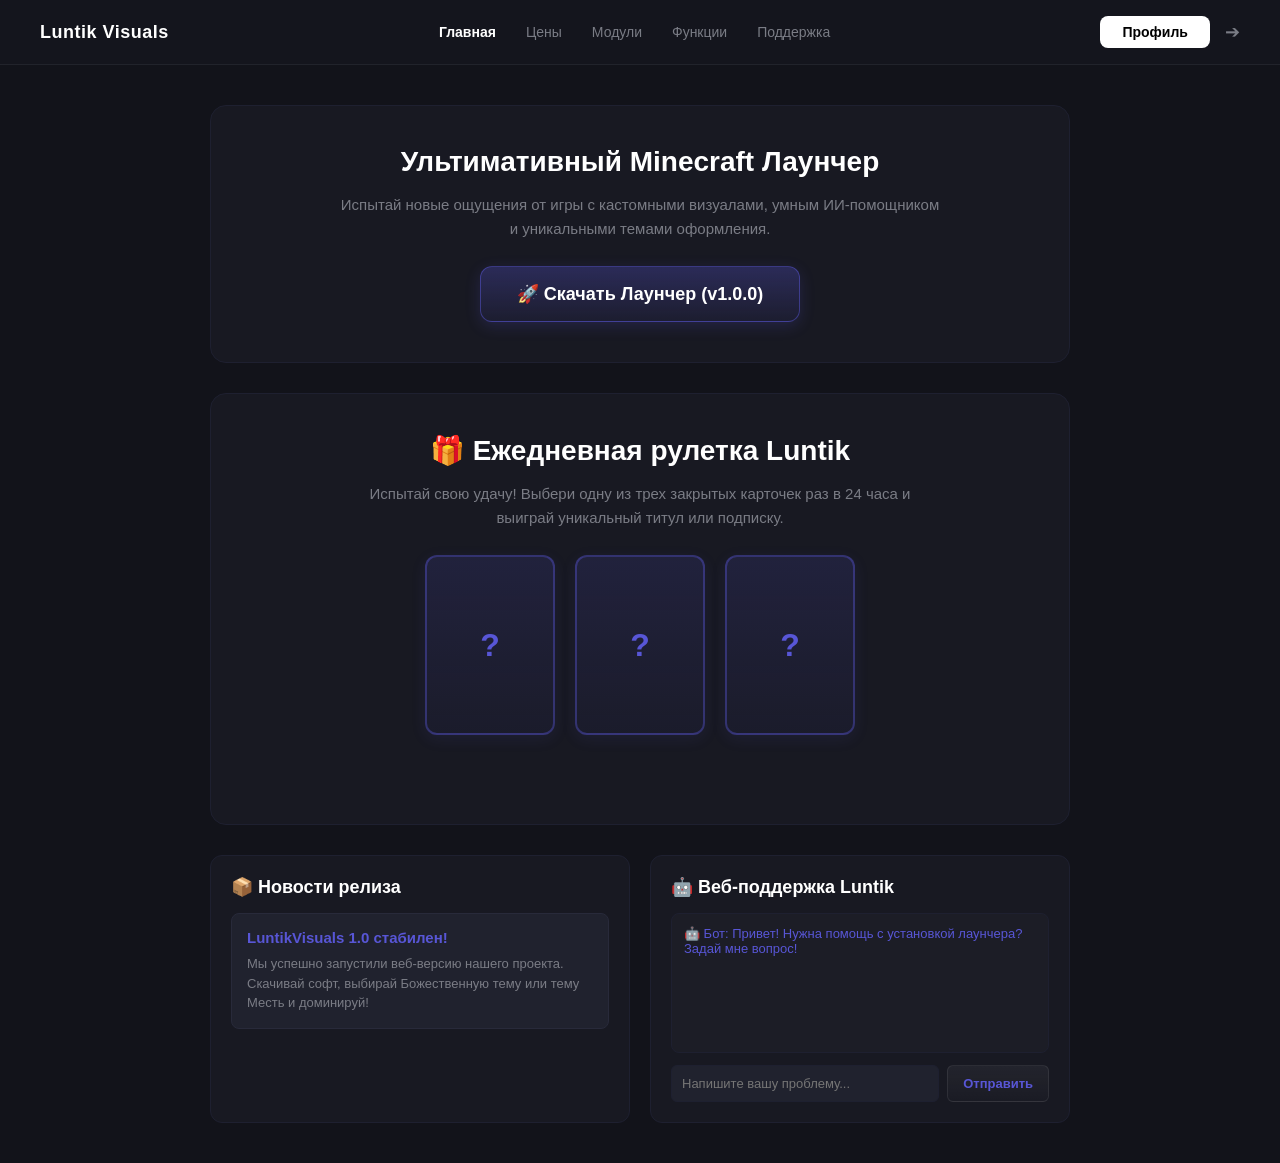
<file: index.html>
<!DOCTYPE html>
<html lang="ru">
<head>
    <meta charset="UTF-8">
    <meta name="viewport" content="width=device-width, initial-scale=1.0">
    <title>Luntik Visuals | Официальный сайт</title>
    <link rel="stylesheet" href="style.css">
</head>
<body>

    <!-- Горизонтальная шапка в стиле Rain Visuals без лишних значков -->
    <nav class="navbar">
        <div class="nav-logo">Luntik Visuals</div>
        
        <div class="nav-links">
            <a href="#" class="nav-item active">Главная</a>
            <a href="#" class="nav-item">Цены</a>
            <a href="#" class="nav-item">Модули</a>
            <a href="#" class="nav-item">Функции</a>
            <a href="#" class="nav-item">Поддержка</a>
        </div>

        <div class="nav-auth">
            <a href="#" class="profile-btn">Профиль</a>
            <button class="logout-btn">➔</button>
        </div>
    </nav>

    <!-- Основной контент сайта -->
    <div class="container">
        <main>
            <!-- Блок скачивания лаунчера -->
            <section class="download-card">
                <h1>Ультимативный Minecraft Лаунчер</h1>
                <p>Испытай новые ощущения от игры с кастомными визуалами, умным ИИ-помощником и уникальными темами оформления.</p>
                <a href="#" class="play-button" id="downloadBtn">🚀 Скачать Лаунчер (v1.0.0)</a>
            </section>

            <!-- БЛОК ЕЖЕДНЕВНОЙ РУЛЕТКИ КАРТОЧЕК 24Ч -->
            <section class="download-card roulette-section">
                <h2>🎁 Ежедневная рулетка Luntik</h2>
                <p id="rouletteTimerText">Испытай свою удачу! Выбери одну из трех закрытых карточек раз в 24 часа и выиграй уникальный титул или подписку.</p>
                
                <!-- Контейнер с тремя карточками -->
                <div class="cards-container">
                    <div class="case-card" id="card1" onclick="openLotteryCard(1)">?</div>
                    <div class="case-card" id="card2" onclick="openLotteryCard(2)">?</div>
                    <div class="case-card" id="card3" onclick="openLotteryCard(3)">?</div>
                </div>
                
                <!-- Строка с результатом -->
                <div id="rouletteResult" class="roulette-result-box"></div>
            </section>

            <!-- Сетка: Новости и Чат-поддержка -->
            <div class="content-grid">
                
                <!-- Новости -->
                <div class="card-panel">
                    <h2>📦 Новости релиза</h2>
                    <div class="release-box">
                        <h3>LuntikVisuals 1.0 стабилен!</h3>
                        <p>Мы успешно запустили веб-версию нашего проекта. Скачивай софт, выбирай Божественную тему или тему Месть и доминируй!</p>
                    </div>
                </div>

                <!-- Чат-поддержка -->
                <div class="card-panel">
                    <h2>🤖 Веб-поддержка Luntik</h2>
                    <div class="chat-area" id="chatArea">
                        <div class="msg bot">🤖 Бот: Привет! Нужна помощь с установкой лаунчера? Задай мне вопрос!</div>
                    </div>
                    <div class="chat-input-row">
                        <input type="text" id="userInput" placeholder="Напишите вашу проблему...">
                        <button class="glass-button" id="sendBtn">Отправить</button>
                    </div>
                </div>

            </div>
        </main>
    </div>

    <script src="script.js"></script>
</body>
</html>
</file>
<file: style.css>
* {
    margin: 0;
    padding: 0;
    box-sizing: border-box;
}

body {
    background-color: #12131a;
    font-family: "Segoe UI", sans-serif;
    color: #ffffff;
    display: flex;
    flex-direction: column;
    align-items: center;
    min-height: 100vh;
}

/* Стеклянная закрепленная шапка сверху */
.navbar {
    position: fixed;
    top: 0;
    left: 0;
    width: 100%;
    height: 65px;
    display: flex;
    justify-content: space-between;
    align-items: center;
    background-color: rgba(22, 23, 32, 0.7);
    backdrop-filter: blur(12px);
    -webkit-backdrop-filter: blur(12px);
    border-bottom: 1px solid rgba(255, 255, 255, 0.06);
    padding: 0 40px;
    z-index: 9999;
}

.nav-logo {
    font-size: 18px;
    font-weight: bold;
    color: #ffffff;
    letter-spacing: 0.5px;
}

.nav-links {
    display: flex;
    gap: 30px;
}

.nav-item {
    color: #7a7c85;
    text-decoration: none;
    font-size: 14px;
    font-weight: 500;
}

.nav-item:hover, .nav-item.active {
    color: #ffffff;
}

.nav-item.active {
    font-weight: bold;
}

.nav-auth {
    display: flex;
    align-items: center;
    gap: 15px;
}

.profile-btn {
    background-color: #ffffff;
    color: #000000;
    text-decoration: none;
    font-size: 14px;
    font-weight: bold;
    padding: 8px 22px;
    border-radius: 8px;
}

.profile-btn:hover {
    background-color: #e5e5ea;
}

.logout-btn {
    background: transparent;
    border: none;
    color: #7a7c85;
    font-size: 18px;
    cursor: pointer;
}

.logout-btn:hover {
    color: #ffffff;
}

/* Контейнер для контента с отступом сверху под шапку */
.container {
    width: 100%;
    max-width: 900px;
    margin-top: 105px;
    padding: 0 20px 40px 20px;
}

/* Блок скачивания лаунчера и рулетки */
.download-card {
    background-color: #181922;
    border: 1px solid #1e2030;
    border-radius: 16px;
    padding: 40px;
    text-align: center;
    margin-bottom: 30px;
}

.download-card h1, .download-card h2 {
    font-size: 28px;
    margin-bottom: 15px;
}

.download-card p {
    color: #7a7c85;
    font-size: 15px;
    max-width: 600px;
    margin: 0 auto 25px auto;
    line-height: 1.6;
}

.play-button {
    display: inline-block;
    background: linear-gradient(to bottom, rgba(88, 86, 214, 0.3), rgba(88, 86, 214, 0.08));
    color: #ffffff;
    text-decoration: none;
    font-size: 18px;
    font-weight: bold;
    padding: 16px 36px;
    border-radius: 12px;
    border: 1px solid rgba(88, 86, 214, 0.5);
    box-shadow: 0 4px 15px rgba(88, 86, 214, 0.2);
}

.play-button:hover {
    background: linear-gradient(to bottom, rgba(88, 86, 214, 0.45), rgba(88, 86, 214, 0.15));
    border-color: rgba(88, 86, 214, 0.7);
    box-shadow: 0 6px 20px rgba(88, 86, 214, 0.35);
}

/* ЕЖЕДНЕВНАЯ РУЛЕТКА */
.roulette-section {
    margin-top: 30px;
}

.cards-container {
    display: flex;
    justify-content: center;
    gap: 20px;
    margin: 25px 0;
}

/* Закрытая карточка из фиолетового жидкого стекла */
.case-card {
    width: 130px;
    height: 180px;
    background: linear-gradient(to bottom, rgba(88, 86, 214, 0.15), rgba(88, 86, 214, 0.05));
    border: 2px solid rgba(88, 86, 214, 0.4);
    border-radius: 12px;
    display: flex;
    align-items: center;
    justify-content: center;
    font-size: 32px;
    font-weight: bold;
    color: #5856d6;
    cursor: pointer;
    box-shadow: 0 4px 15px rgba(88, 86, 214, 0.1);
    transition: all 0.2s ease;
}

.case-card:hover {
    transform: translateY(-5px);
    border-color: rgba(88, 86, 214, 0.8);
    box-shadow: 0 8px 25px rgba(88, 86, 214, 0.3);
    color: #ffffff;
}

/* Эффект открытой заблокированной карточки */
.case-card.opened {
    cursor: default;
    transform: none !important;
    font-size: 14px;
    padding: 10px;
    text-align: center;
    background: #1c1d26 !important;
}

.roulette-result-box {
    font-size: 16px;
    font-weight: bold;
    margin-top: 15px;
    min-height: 24px;
}

/* Стили для подсветки редкостей на сайте */
.rarity-common { color: #7a7c85 !important; border-color: #4c4e5a !important; }
.rarity-rare { color: #007aff !important; border-color: #007aff !important; }
.rarity-epic { color: #af52de !important; border-color: #af52de !important; }
.rarity-mythic { color: #ff2d55 !important; border-color: #ff2d55 !important; }
.rarity-legendary { color: #ff9500 !important; border-color: #ff9500 !important; }
.rarity-secret { 
    color: #ffd700 !important; 
    border-color: #ffd700 !important;
    text-shadow: 0 0 10px rgba(255, 215, 0, 0.6);
    box-shadow: 0 0 15px rgba(255, 215, 0, 0.2) !important;
}

/* Сетка карточек внизу */
.content-grid {
    display: grid;
    grid-template-columns: 1fr 1fr;
    gap: 20px;
}

.card-panel {
    background-color: #181922;
    border: 1px solid #1e2030;
    border-radius: 12px;
    padding: 20px;
}

.card-panel h2 {
    font-size: 18px;
    margin-bottom: 15px;
}

.release-box {
    background-color: #20222e;
    padding: 15px;
    border-radius: 8px;
    border: 1px solid #282a3a;
}

.release-box h3 {
    color: #5856d6;
    font-size: 15px;
    margin-bottom: 8px;
}

.release-box p {
    color: #7a7c85;
    font-size: 13px;
    line-height: 1.5;
}

/* Веб-чат */
.chat-area {
    background-color: #1c1d26;
    border: 1px solid #1e2030;
    border-radius: 8px;
    padding: 12px;
    height: 140px;
    overflow-y: auto;
    margin-bottom: 12px;
    font-size: 13px;
}

.msg {
    margin-bottom: 10px;
}

.msg.bot {
    color: #5856d6;
}

.chat-input-row {
    display: flex;
    gap: 8px;
}

.chat-input-row input {
    flex: 1;
    background-color: #20222e;
    border: 1px solid #1e2030;
    border-radius: 6px;
    padding: 10px;
    color: #ffffff;
    font-size: 13px;
    outline: none;
}

.glass-button {
    background: linear-gradient(to bottom, rgba(255, 255, 255, 0.05), rgba(255, 255, 255, 0.01));
    color: #5856d6;
    font-size: 13px;
    font-weight: bold;
    padding: 0 15px;
    border-radius: 6px;
    border: 1px solid rgba(255, 255, 255, 0.08);
    cursor: pointer;
}
</file>
<file: LuntikSite/style.css>
* {
    margin: 0;
    padding: 0;
    box-sizing: border-box;
}

body {
    background-color: #12131a;
    font-family: "Segoe UI", sans-serif;
    color: #ffffff;
    display: flex;
    flex-direction: column;
    align-items: center;
    min-height: 100vh;
}

/* Стеклянная закрепленная шапка сверху */
.navbar {
    position: fixed;
    top: 0;
    left: 0;
    width: 100%;
    height: 65px;
    display: flex;
    justify-content: space-between;
    align-items: center;
    background-color: rgba(22, 23, 32, 0.7);
    backdrop-filter: blur(12px);
    -webkit-backdrop-filter: blur(12px);
    border-bottom: 1px solid rgba(255, 255, 255, 0.06);
    padding: 0 40px;
    z-index: 9999;
}

.nav-logo {
    font-size: 18px;
    font-weight: bold;
    color: #ffffff;
    letter-spacing: 0.5px;
}

.nav-links {
    display: flex;
    gap: 30px;
}

.nav-item {
    color: #7a7c85;
    text-decoration: none;
    font-size: 14px;
    font-weight: 500;
}

.nav-item:hover, .nav-item.active {
    color: #ffffff;
}

.nav-item.active {
    font-weight: bold;
}

.nav-auth {
    display: flex;
    align-items: center;
    gap: 15px;
}

.profile-btn {
    background-color: #ffffff;
    color: #000000;
    text-decoration: none;
    font-size: 14px;
    font-weight: bold;
    padding: 8px 22px;
    border-radius: 8px;
}

.profile-btn:hover {
    background-color: #e5e5ea;
}

.logout-btn {
    background: transparent;
    border: none;
    color: #7a7c85;
    font-size: 18px;
    cursor: pointer;
}

.logout-btn:hover {
    color: #ffffff;
}

/* Контейнер для контента с отступом сверху под шапку */
.container {
    width: 100%;
    max-width: 900px;
    margin-top: 105px;
    padding: 0 20px 40px 20px;
}

/* Блок скачивания лаунчера и рулетки */
.download-card {
    background-color: #181922;
    border: 1px solid #1e2030;
    border-radius: 16px;
    padding: 40px;
    text-align: center;
    margin-bottom: 30px;
}

.download-card h1, .download-card h2 {
    font-size: 28px;
    margin-bottom: 15px;
}

.download-card p {
    color: #7a7c85;
    font-size: 15px;
    max-width: 600px;
    margin: 0 auto 25px auto;
    line-height: 1.6;
}

.play-button {
    display: inline-block;
    background: linear-gradient(to bottom, rgba(88, 86, 214, 0.3), rgba(88, 86, 214, 0.08));
    color: #ffffff;
    text-decoration: none;
    font-size: 18px;
    font-weight: bold;
    padding: 16px 36px;
    border-radius: 12px;
    border: 1px solid rgba(88, 86, 214, 0.5);
    box-shadow: 0 4px 15px rgba(88, 86, 214, 0.2);
}

.play-button:hover {
    background: linear-gradient(to bottom, rgba(88, 86, 214, 0.45), rgba(88, 86, 214, 0.15));
    border-color: rgba(88, 86, 214, 0.7);
    box-shadow: 0 6px 20px rgba(88, 86, 214, 0.35);
}

/* ЕЖЕДНЕВНАЯ РУЛЕТКА */
.roulette-section {
    margin-top: 30px;
}

.cards-container {
    display: flex;
    justify-content: center;
    gap: 20px;
    margin: 25px 0;
}

/* Закрытая карточка из фиолетового жидкого стекла */
.case-card {
    width: 130px;
    height: 180px;
    background: linear-gradient(to bottom, rgba(88, 86, 214, 0.15), rgba(88, 86, 214, 0.05));
    border: 2px solid rgba(88, 86, 214, 0.4);
    border-radius: 12px;
    display: flex;
    align-items: center;
    justify-content: center;
    font-size: 32px;
    font-weight: bold;
    color: #5856d6;
    cursor: pointer;
    box-shadow: 0 4px 15px rgba(88, 86, 214, 0.1);
    transition: all 0.2s ease;
}

.case-card:hover {
    transform: translateY(-5px);
    border-color: rgba(88, 86, 214, 0.8);
    box-shadow: 0 8px 25px rgba(88, 86, 214, 0.3);
    color: #ffffff;
}

/* Эффект открытой заблокированной карточки */
.case-card.opened {
    cursor: default;
    transform: none !important;
    font-size: 14px;
    padding: 10px;
    text-align: center;
    background: #1c1d26 !important;
}

.roulette-result-box {
    font-size: 16px;
    font-weight: bold;
    margin-top: 15px;
    min-height: 24px;
}

/* Стили для подсветки редкостей на сайте */
.rarity-common { color: #7a7c85 !important; border-color: #4c4e5a !important; }
.rarity-rare { color: #007aff !important; border-color: #007aff !important; }
.rarity-epic { color: #af52de !important; border-color: #af52de !important; }
.rarity-mythic { color: #ff2d55 !important; border-color: #ff2d55 !important; }
.rarity-legendary { color: #ff9500 !important; border-color: #ff9500 !important; }
.rarity-secret { 
    color: #ffd700 !important; 
    border-color: #ffd700 !important;
    text-shadow: 0 0 10px rgba(255, 215, 0, 0.6);
    box-shadow: 0 0 15px rgba(255, 215, 0, 0.2) !important;
}

/* Сетка карточек внизу */
.content-grid {
    display: grid;
    grid-template-columns: 1fr 1fr;
    gap: 20px;
}

.card-panel {
    background-color: #181922;
    border: 1px solid #1e2030;
    border-radius: 12px;
    padding: 20px;
}

.card-panel h2 {
    font-size: 18px;
    margin-bottom: 15px;
}

.release-box {
    background-color: #20222e;
    padding: 15px;
    border-radius: 8px;
    border: 1px solid #282a3a;
}

.release-box h3 {
    color: #5856d6;
    font-size: 15px;
    margin-bottom: 8px;
}

.release-box p {
    color: #7a7c85;
    font-size: 13px;
    line-height: 1.5;
}

/* Веб-чат */
.chat-area {
    background-color: #1c1d26;
    border: 1px solid #1e2030;
    border-radius: 8px;
    padding: 12px;
    height: 140px;
    overflow-y: auto;
    margin-bottom: 12px;
    font-size: 13px;
}

.msg {
    margin-bottom: 10px;
}

.msg.bot {
    color: #5856d6;
}

.chat-input-row {
    display: flex;
    gap: 8px;
}

.chat-input-row input {
    flex: 1;
    background-color: #20222e;
    border: 1px solid #1e2030;
    border-radius: 6px;
    padding: 10px;
    color: #ffffff;
    font-size: 13px;
    outline: none;
}

.glass-button {
    background: linear-gradient(to bottom, rgba(255, 255, 255, 0.05), rgba(255, 255, 255, 0.01));
    color: #5856d6;
    font-size: 13px;
    font-weight: bold;
    padding: 0 15px;
    border-radius: 6px;
    border: 1px solid rgba(255, 255, 255, 0.08);
    cursor: pointer;
}
</file>
